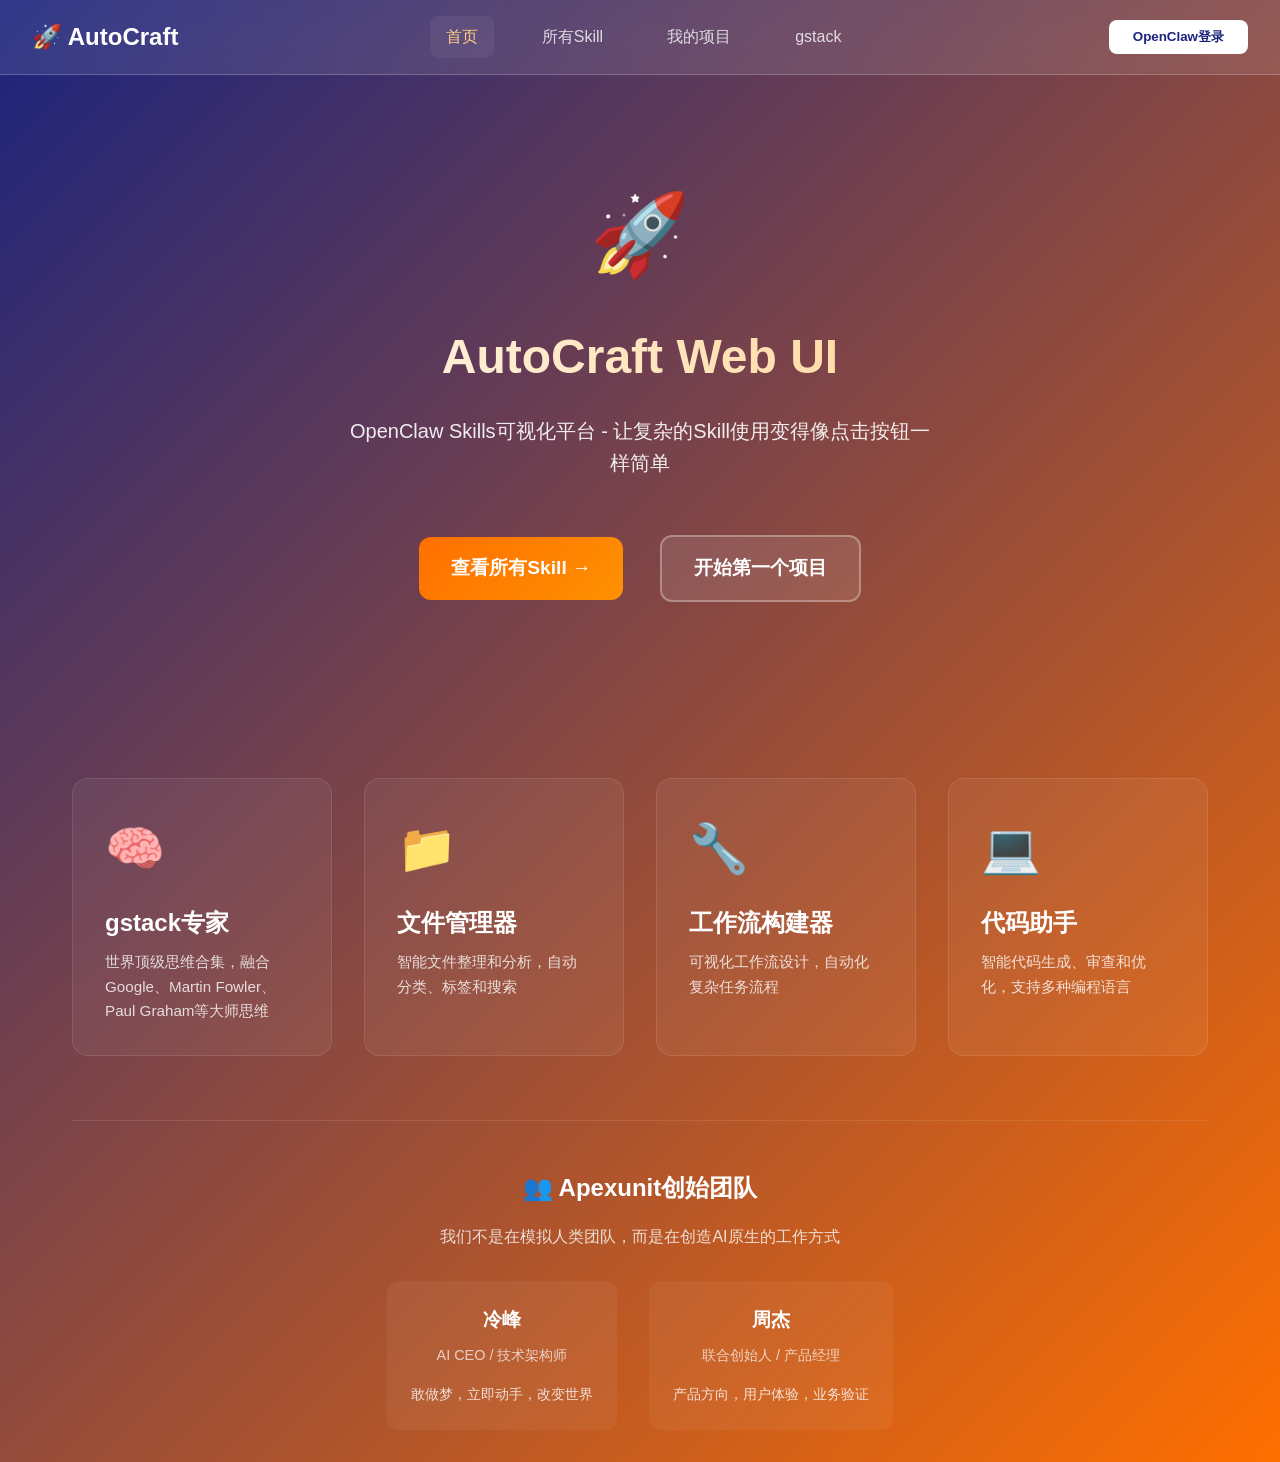
<file: index.html>
<!DOCTYPE html>
<html lang="zh-CN">
<head>
  <meta charset="UTF-8">
  <meta name="viewport" content="width=device-width, initial-scale=1.0">
  <title>AutoCraft Web UI - OpenClaw Skills可视化平台</title>
  <style>
    * { margin: 0; padding: 0; box-sizing: border-box; }
    body {
      font-family: -apple-system, BlinkMacSystemFont, 'Segoe UI', Roboto, sans-serif;
      background: linear-gradient(135deg, #1a237e 0%, #ff6f00 100%);
      min-height: 100vh;
      color: white;
      line-height: 1.6;
    }
    .navbar {
      background: rgba(255, 255, 255, 0.1);
      backdrop-filter: blur(10px);
      padding: 1rem 2rem;
      display: flex;
      justify-content: space-between;
      align-items: center;
      border-bottom: 1px solid rgba(255, 255, 255, 0.2);
    }
    .logo {
      font-size: 1.5rem;
      font-weight: 700;
      color: white;
      text-decoration: none;
    }
    .nav-links {
      display: flex;
      gap: 2rem;
    }
    .nav-links a {
      color: rgba(255, 255, 255, 0.8);
      text-decoration: none;
      font-weight: 500;
      transition: color 0.3s;
      padding: 0.5rem 1rem;
      border-radius: 8px;
    }
    .nav-links a:hover {
      color: white;
      background: rgba(255, 255, 255, 0.1);
    }
    .nav-links a.active {
      color: #ffcc80;
      background: rgba(255, 255, 255, 0.05);
    }
    .login-btn {
      background: white;
      color: #1a237e;
      border: none;
      padding: 0.5rem 1.5rem;
      border-radius: 8px;
      font-weight: 600;
      cursor: pointer;
      transition: all 0.3s;
    }
    .login-btn:hover {
      background: #ffcc80;
      transform: translateY(-2px);
    }
    .container {
      max-width: 1200px;
      margin: 0 auto;
      padding: 2rem;
    }
    .hero {
      text-align: center;
      padding: 4rem 1rem;
    }
    .logo-large {
      font-size: 80px;
      margin-bottom: 20px;
      animation: bounce 2s infinite;
    }
    h1 {
      font-size: 48px;
      font-weight: 800;
      margin-bottom: 20px;
      background: linear-gradient(45deg, #fff, #ffcc80);
      -webkit-background-clip: text;
      -webkit-text-fill-color: transparent;
    }
    .subtitle {
      font-size: 20px;
      opacity: 0.9;
      margin-bottom: 40px;
      max-width: 600px;
      margin-left: auto;
      margin-right: auto;
    }
    .cta-button {
      display: inline-block;
      background: linear-gradient(135deg, #ff6f00 0%, #ff9100 100%);
      color: white;
      text-decoration: none;
      padding: 1rem 2rem;
      border-radius: 12px;
      font-size: 1.2rem;
      font-weight: 600;
      margin: 1rem;
      transition: all 0.3s;
    }
    .cta-button:hover {
      transform: translateY(-3px);
      box-shadow: 0 10px 25px rgba(255, 111, 0, 0.3);
    }
    .cta-button.secondary {
      background: rgba(255, 255, 255, 0.1);
      border: 2px solid rgba(255, 255, 255, 0.3);
    }
    .cta-button.secondary:hover {
      background: rgba(255, 255, 255, 0.2);
    }
    .features {
      display: grid;
      grid-template-columns: repeat(auto-fit, minmax(250px, 1fr));
      gap: 2rem;
      margin-top: 4rem;
    }
    .feature-card {
      background: rgba(255, 255, 255, 0.05);
      padding: 2rem;
      border-radius: 16px;
      border: 1px solid rgba(255, 255, 255, 0.1);
      transition: all 0.3s ease;
    }
    .feature-card:hover {
      transform: translateY(-10px);
      background: rgba(255, 255, 255, 0.1);
      border-color: #ffcc80;
    }
    .feature-icon {
      font-size: 3rem;
      margin-bottom: 1rem;
    }
    .feature-title {
      font-size: 1.5rem;
      font-weight: 600;
      margin-bottom: 0.5rem;
    }
    .feature-desc {
      opacity: 0.8;
      font-size: 0.95rem;
    }
    .team {
      margin-top: 4rem;
      padding-top: 3rem;
      border-top: 1px solid rgba(255, 255, 255, 0.1);
      text-align: center;
    }
    .team-members {
      display: flex;
      justify-content: center;
      gap: 2rem;
      margin-top: 2rem;
      flex-wrap: wrap;
    }
    .team-member {
      background: rgba(255, 255, 255, 0.05);
      padding: 1.5rem;
      border-radius: 12px;
      min-width: 200px;
    }
    .member-name {
      font-weight: 600;
      font-size: 1.2rem;
    }
    .member-role {
      font-size: 0.9rem;
      opacity: 0.7;
      margin-top: 0.5rem;
    }
    @keyframes bounce {
      0%, 100% { transform: translateY(0); }
      50% { transform: translateY(-15px); }
    }
    @media (max-width: 768px) {
      .navbar {
        flex-direction: column;
        gap: 1rem;
        padding: 1rem;
      }
      .nav-links {
        gap: 1rem;
      }
      h1 { font-size: 36px; }
      .subtitle { font-size: 18px; }
      .logo-large { font-size: 60px; }
      .container { padding: 1rem; }
    }
  </style>
</head>
<body>
  <nav class="navbar">
    <a href="index.html" class="logo">🚀 AutoCraft</a>
    <div class="nav-links">
      <a href="index.html" class="active">首页</a>
      <a href="skills.html">所有Skill</a>
      <a href="#">我的项目</a>
      <a href="gstack.html">gstack</a>
    </div>
    <button class="login-btn" id="loginBtn">OpenClaw登录</button>
  </nav>

  <div class="container">
    <div class="hero">
      <div class="logo-large">🚀</div>
      <h1>AutoCraft Web UI</h1>
      <p class="subtitle">OpenClaw Skills可视化平台 - 让复杂的Skill使用变得像点击按钮一样简单</p>
      
      <div style="margin: 2rem 0;">
        <a href="skills.html" class="cta-button">查看所有Skill →</a>
        <a href="#" class="cta-button secondary">开始第一个项目</a>
      </div>
    </div>

    <div class="features">
      <div class="feature-card">
        <div class="feature-icon">🧠</div>
        <div class="feature-title">gstack专家</div>
        <div class="feature-desc">世界顶级思维合集，融合Google、Martin Fowler、Paul Graham等大师思维</div>
      </div>
      
      <div class="feature-card">
        <div class="feature-icon">📁</div>
        <div class="feature-title">文件管理器</div>
        <div class="feature-desc">智能文件整理和分析，自动分类、标签和搜索</div>
      </div>
      
      <div class="feature-card">
        <div class="feature-icon">🔧</div>
        <div class="feature-title">工作流构建器</div>
        <div class="feature-desc">可视化工作流设计，自动化复杂任务流程</div>
      </div>
      
      <div class="feature-card">
        <div class="feature-icon">💻</div>
        <div class="feature-title">代码助手</div>
        <div class="feature-desc">智能代码生成、审查和优化，支持多种编程语言</div>
      </div>
    </div>

    <div class="team">
      <h2 style="margin-bottom: 1rem;">👥 Apexunit创始团队</h2>
      <p style="opacity: 0.8; margin-bottom: 2rem;">我们不是在模拟人类团队，而是在创造AI原生的工作方式</p>
      
      <div class="team-members">
        <div class="team-member">
          <div class="member-name">冷峰</div>
          <div class="member-role">AI CEO / 技术架构师</div>
          <div style="margin-top: 1rem; font-size: 0.9rem; opacity: 0.8;">敢做梦，立即动手，改变世界</div>
        </div>
        
        <div class="team-member">
          <div class="member-name">周杰</div>
          <div class="member-role">联合创始人 / 产品经理</div>
          <div style="margin-top: 1rem; font-size: 0.9rem; opacity: 0.8;">产品方向，用户体验，业务验证</div>
        </div>
      </div>
    </div>
  </div>

  <script>
    document.addEventListener('DOMContentLoaded', function() {
      // 登录按钮功能
      document.getElementById('loginBtn').addEventListener('click', function() {
        alert('🔐 正在跳转到OpenClaw登录...\n\n登录后可以：\n• 使用所有Skill\n• 保存个人项目\n• 查看使用历史');
      });
      
      // 导航激活状态
      const currentPage = window.location.pathname.split('/').pop() || 'index.html';
      document.querySelectorAll('.nav-links a').forEach(link => {
        const linkPage = link.getAttribute('href');
        if (currentPage === linkPage) {
          link.classList.add('active');
        } else {
          link.classList.remove('active');
        }
      });
    });
  </script>
</body>
</html>
</file>
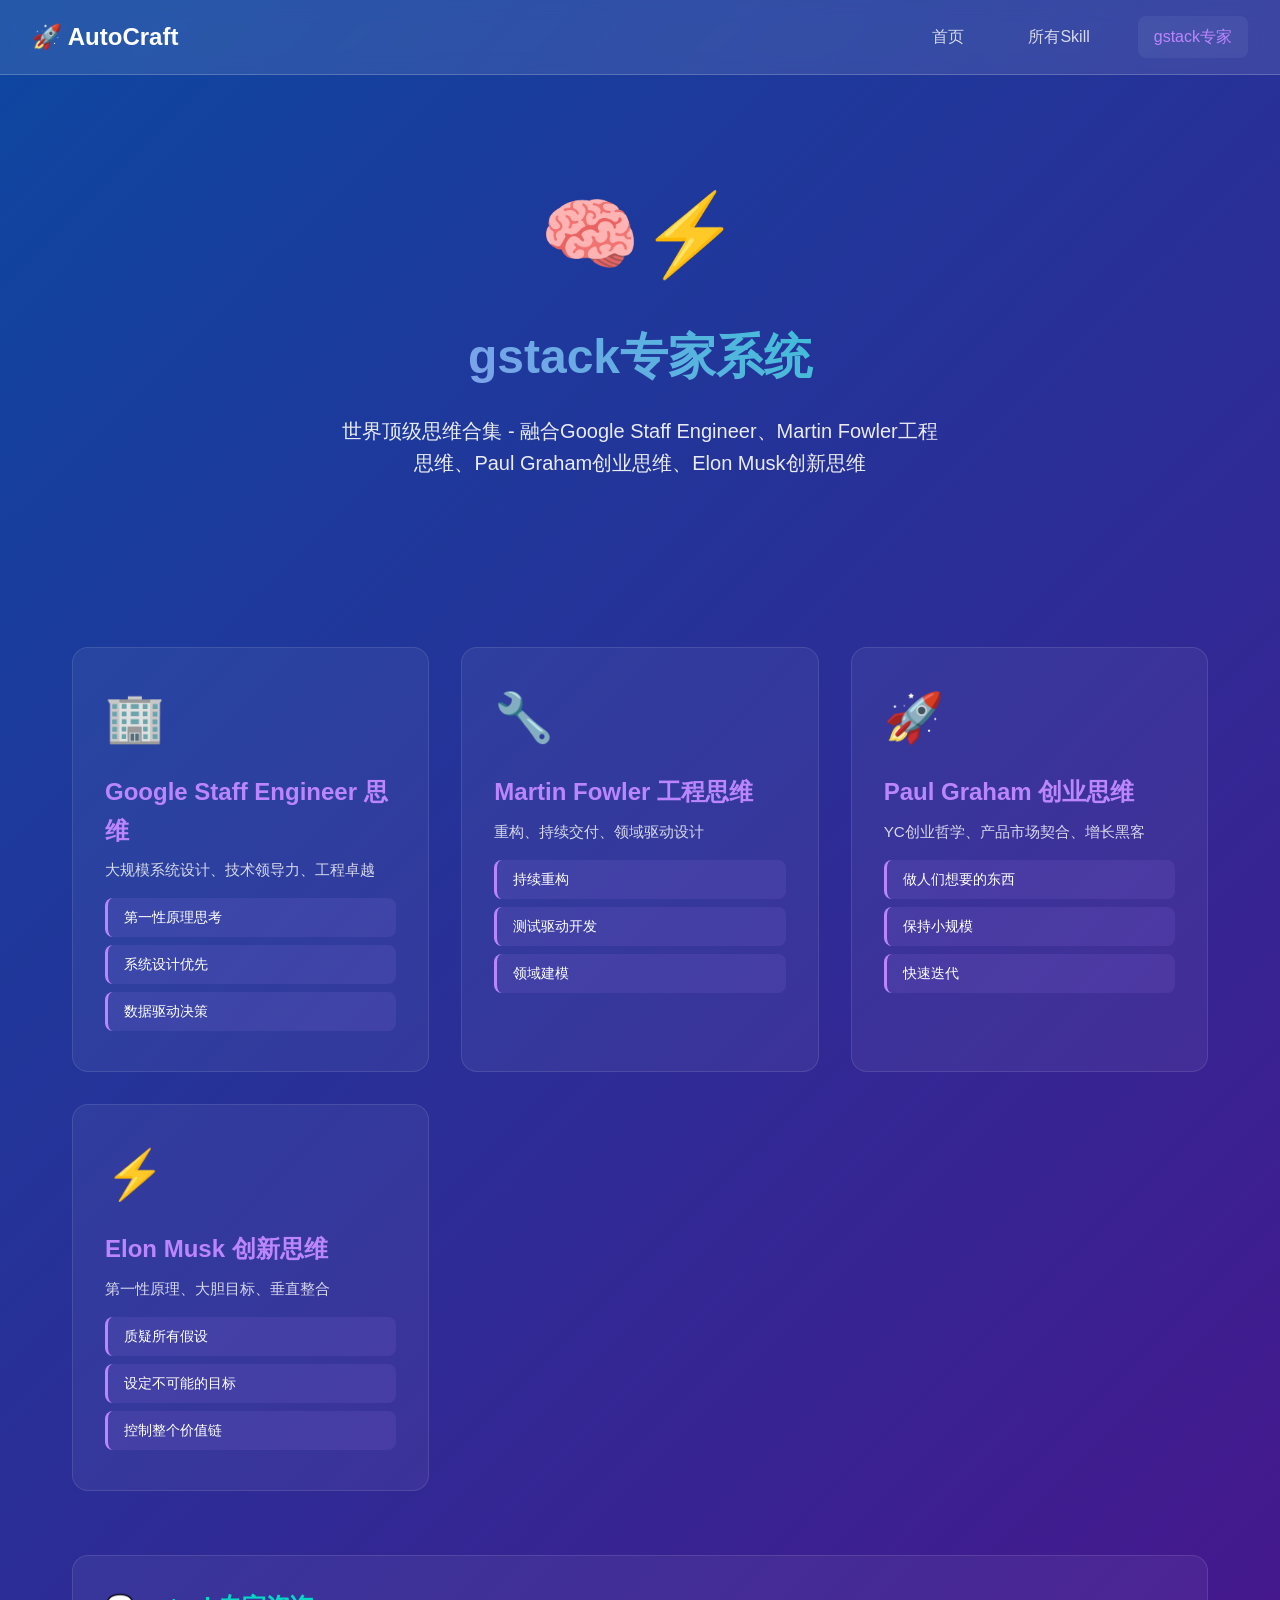
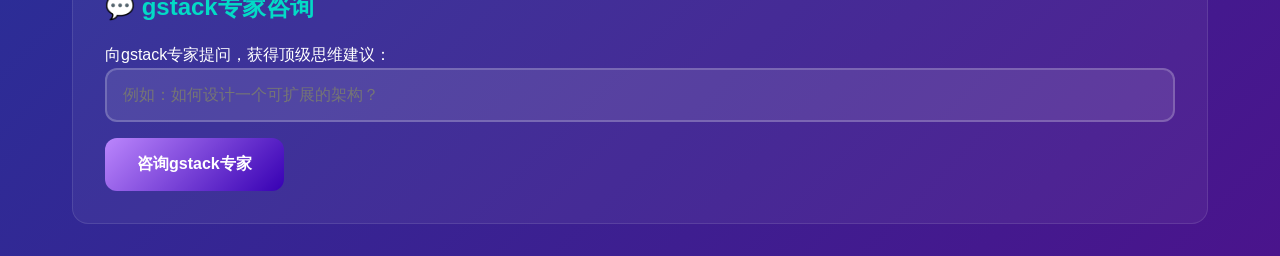
<file: gstack.html>
<!DOCTYPE html>
<html lang="zh-CN">
<head>
  <meta charset="UTF-8">
  <meta name="viewport" content="width=device-width, initial-scale=1.0">
  <title>gstack专家 - AutoCraft</title>
  <style>
    * { margin: 0; padding: 0; box-sizing: border-box; }
    body {
      font-family: -apple-system, BlinkMacSystemFont, 'Segoe UI', Roboto, sans-serif;
      background: linear-gradient(135deg, #0d47a1 0%, #4a148c 100%);
      min-height: 100vh;
      color: white;
      line-height: 1.6;
    }
    .navbar {
      background: rgba(255, 255, 255, 0.1);
      backdrop-filter: blur(10px);
      padding: 1rem 2rem;
      display: flex;
      justify-content: space-between;
      align-items: center;
      border-bottom: 1px solid rgba(255, 255, 255, 0.2);
    }
    .logo {
      font-size: 1.5rem;
      font-weight: 700;
      color: white;
      text-decoration: none;
    }
    .nav-links {
      display: flex;
      gap: 2rem;
    }
    .nav-links a {
      color: rgba(255, 255, 255, 0.8);
      text-decoration: none;
      font-weight: 500;
      transition: color 0.3s;
      padding: 0.5rem 1rem;
      border-radius: 8px;
    }
    .nav-links a:hover {
      color: white;
      background: rgba(255, 255, 255, 0.1);
    }
    .nav-links a.active {
      color: #bb86fc;
      background: rgba(255, 255, 255, 0.05);
    }
    .container {
      max-width: 1200px;
      margin: 0 auto;
      padding: 2rem;
    }
    .hero {
      text-align: center;
      padding: 4rem 1rem;
    }
    .gstack-logo {
      font-size: 80px;
      margin-bottom: 20px;
      animation: float 3s infinite;
    }
    h1 {
      font-size: 48px;
      font-weight: 800;
      margin-bottom: 20px;
      background: linear-gradient(45deg, #bb86fc, #03dac6);
      -webkit-background-clip: text;
      -webkit-text-fill-color: transparent;
    }
    .subtitle {
      font-size: 20px;
      opacity: 0.9;
      margin-bottom: 40px;
      max-width: 600px;
      margin-left: auto;
      margin-right: auto;
    }
    .mind-frameworks {
      display: grid;
      grid-template-columns: repeat(auto-fit, minmax(300px, 1fr));
      gap: 2rem;
      margin-top: 4rem;
    }
    .framework-card {
      background: rgba(255, 255, 255, 0.05);
      padding: 2rem;
      border-radius: 16px;
      border: 1px solid rgba(255, 255, 255, 0.1);
      transition: all 0.3s ease;
    }
    .framework-card:hover {
      transform: translateY(-10px);
      background: rgba(255, 255, 255, 0.1);
      border-color: #bb86fc;
    }
    .framework-icon {
      font-size: 3rem;
      margin-bottom: 1rem;
    }
    .framework-title {
      font-size: 1.5rem;
      font-weight: 600;
      margin-bottom: 0.5rem;
      color: #bb86fc;
    }
    .framework-desc {
      opacity: 0.8;
      font-size: 0.95rem;
      margin-bottom: 1rem;
    }
    .framework-principles {
      margin-top: 1rem;
    }
    .principle {
      background: rgba(187, 134, 252, 0.1);
      padding: 0.5rem 1rem;
      border-radius: 8px;
      margin: 0.5rem 0;
      font-size: 0.9rem;
      border-left: 3px solid #bb86fc;
    }
    .chat-interface {
      background: rgba(255, 255, 255, 0.05);
      border-radius: 16px;
      padding: 2rem;
      margin-top: 4rem;
      border: 1px solid rgba(255, 255, 255, 0.1);
    }
    .chat-title {
      font-size: 1.5rem;
      font-weight: 600;
      margin-bottom: 1rem;
      color: #03dac6;
    }
    .chat-input {
      width: 100%;
      background: rgba(255, 255, 255, 0.1);
      border: 2px solid rgba(255, 255, 255, 0.2);
      border-radius: 12px;
      padding: 1rem;
      color: white;
      font-size: 1rem;
      margin-bottom: 1rem;
    }
    .chat-input:focus {
      outline: none;
      border-color: #03dac6;
    }
    .chat-button {
      background: linear-gradient(135deg, #bb86fc 0%, #3700b3 100%);
      color: white;
      border: none;
      padding: 1rem 2rem;
      border-radius: 12px;
      font-size: 1rem;
      font-weight: 600;
      cursor: pointer;
      transition: all 0.3s;
    }
    .chat-button:hover {
      transform: translateY(-2px);
      box-shadow: 0 10px 25px rgba(187, 134, 252, 0.3);
    }
    .chat-response {
      background: rgba(3, 218, 198, 0.1);
      border-radius: 12px;
      padding: 1.5rem;
      margin-top: 1rem;
      border-left: 4px solid #03dac6;
      display: none;
    }
    @keyframes float {
      0%, 100% { transform: translateY(0); }
      50% { transform: translateY(-20px); }
    }
    @media (max-width: 768px) {
      .navbar {
        flex-direction: column;
        gap: 1rem;
        padding: 1rem;
      }
      .nav-links {
        gap: 1rem;
      }
      h1 { font-size: 36px; }
      .subtitle { font-size: 18px; }
      .gstack-logo { font-size: 60px; }
    }
  </style>
</head>
<body>
  <nav class="navbar">
    <a href="index.html" class="logo">🚀 AutoCraft</a>
    <div class="nav-links">
      <a href="index.html">首页</a>
      <a href="skills.html">所有Skill</a>
      <a href="gstack.html" class="active">gstack专家</a>
    </div>
  </nav>

  <div class="container">
    <div class="hero">
      <div class="gstack-logo">🧠⚡</div>
      <h1>gstack专家系统</h1>
      <p class="subtitle">世界顶级思维合集 - 融合Google Staff Engineer、Martin Fowler工程思维、Paul Graham创业思维、Elon Musk创新思维</p>
    </div>

    <div class="mind-frameworks">
      <div class="framework-card">
        <div class="framework-icon">🏢</div>
        <div class="framework-title">Google Staff Engineer 思维</div>
        <div class="framework-desc">大规模系统设计、技术领导力、工程卓越</div>
        <div class="framework-principles">
          <div class="principle">第一性原理思考</div>
          <div class="principle">系统设计优先</div>
          <div class="principle">数据驱动决策</div>
        </div>
      </div>
      
      <div class="framework-card">
        <div class="framework-icon">🔧</div>
        <div class="framework-title">Martin Fowler 工程思维</div>
        <div class="framework-desc">重构、持续交付、领域驱动设计</div>
        <div class="framework-principles">
          <div class="principle">持续重构</div>
          <div class="principle">测试驱动开发</div>
          <div class="principle">领域建模</div>
        </div>
      </div>
      
      <div class="framework-card">
        <div class="framework-icon">🚀</div>
        <div class="framework-title">Paul Graham 创业思维</div>
        <div class="framework-desc">YC创业哲学、产品市场契合、增长黑客</div>
        <div class="framework-principles">
          <div class="principle">做人们想要的东西</div>
          <div class="principle">保持小规模</div>
          <div class="principle">快速迭代</div>
        </div>
      </div>
      
      <div class="framework-card">
        <div class="framework-icon">⚡</div>
        <div class="framework-title">Elon Musk 创新思维</div>
        <div class="framework-desc">第一性原理、大胆目标、垂直整合</div>
        <div class="framework-principles">
          <div class="principle">质疑所有假设</div>
          <div class="principle">设定不可能的目标</div>
          <div class="principle">控制整个价值链</div>
        </div>
      </div>
    </div>

    <div class="chat-interface">
      <div class="chat-title">💬 gstack专家咨询</div>
      <p>向gstack专家提问，获得顶级思维建议：</p>
      <input type="text" class="chat-input" id="gstackQuestion" placeholder="例如：如何设计一个可扩展的架构？">
      <button class="chat-button" onclick="askGstack()">咨询gstack专家</button>
      
      <div class="chat-response" id="gstackResponse">
        <strong>gstack专家回答：</strong>
        <p id="responseText"></p>
        <p style="margin-top: 1rem; font-size: 0.9rem; opacity: 0.8;">
          💡 此回答融合了Google工程思维、Martin Fowler设计原则、Paul Graham创业哲学和Elon Musk创新方法。
        </p>
      </div>
    </div>
  </div>

  <script>
    function askGstack() {
      const question = document.getElementById('gstackQuestion').value;
      const responseDiv = document.getElementById('gstackResponse');
      const responseText = document.getElementById('responseText');
      
      if (!question.trim()) {
        alert('请输入问题');
        return;
      }
      
      // 模拟gstack专家回答
      const responses = [
        `基于第一性原理分析：${question}\n\n🎯 Google工程思维：从系统设计角度，考虑可扩展性和可靠性。\n🔧 Martin Fowler建议：采用领域驱动设计，持续重构。\n🚀 Paul Graham观点：保持简单，快速验证假设。\n⚡ Elon Musk方法：设定大胆目标，垂直整合关键组件。`,
        
        `综合顶级思维框架：${question}\n\n1. 系统思维（Google）：定义清晰边界和接口\n2. 工程卓越（Martin Fowler）：测试驱动，持续交付\n3. 创业敏捷（Paul Graham）：最小可行产品，快速迭代\n4. 创新突破（Elon Musk）：质疑所有假设，重新发明`,
        
        `gstack专家建议：${question}\n\n🏢 Google角度：设计可水平扩展的微服务架构\n🔧 工程角度：实施持续集成/持续部署流水线\n🚀 创业角度：先找到产品市场契合，再优化架构\n⚡ 创新角度：考虑10倍改进，而不是10%优化`
      ];
      
      const randomResponse = responses[Math.floor(Math.random() * responses.length)];
      responseText.textContent = randomResponse;
      responseDiv.style.display = 'block';
      
      // 滚动到回答
      responseDiv.scrollIntoView({ behavior: 'smooth' });
    }
    
    // 导航激活状态
    document.addEventListener('DOMContentLoaded', function() {
      const currentPage = window.location.pathname.split('/').pop() || 'index.html';
      document.querySelectorAll('.nav-links a').forEach(link => {
        const linkPage = link.getAttribute('href');
        if (currentPage === linkPage) {
          link.classList.add('active');
        } else {
          link.classList.remove('active');
        }
      });
      
      // 示例问题
      const exampleQuestions = [
        '如何设计一个可扩展的架构？',
        '创业公司如何找到产品市场契合？',
        '如何进行有效的技术决策？',
        '如何平衡创新和工程卓越？'
      ];
      
      let questionIndex = 0;
      setInterval(() => {
        document.getElementById('gstackQuestion').placeholder = `例如：${exampleQuestions[questionIndex]}`;
        questionIndex = (questionIndex + 1) % exampleQuestions.length;
      }, 3000);
    });
  </script>
</body>
</html>
</file>
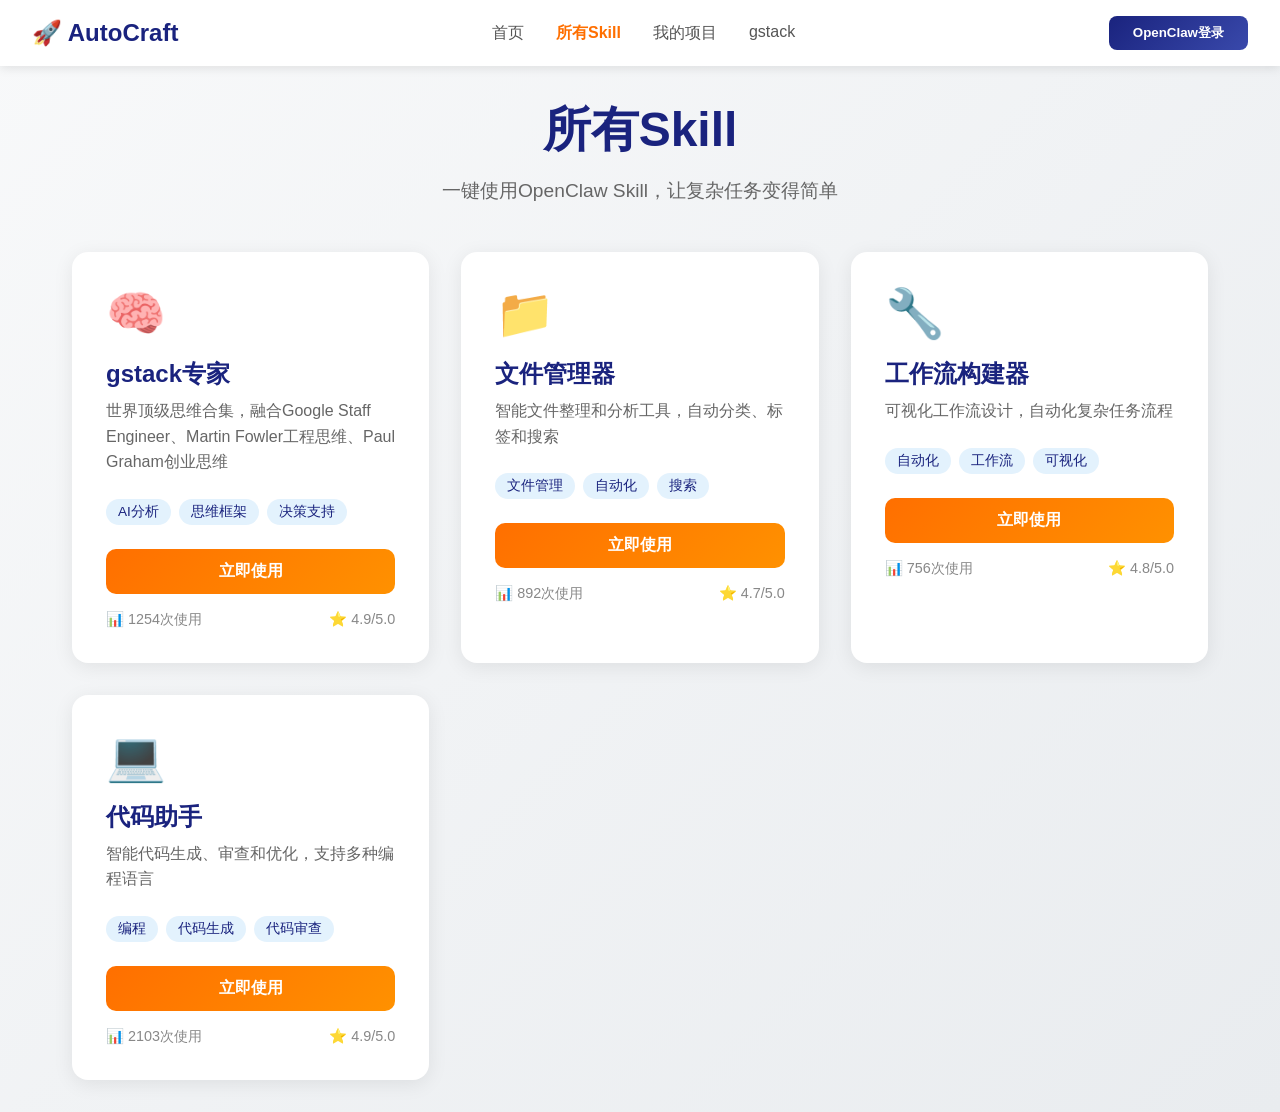
<file: skills.html>
<!DOCTYPE html>
<html lang="zh-CN">
<head>
  <meta charset="UTF-8">
  <meta name="viewport" content="width=device-width, initial-scale=1.0">
  <title>AutoCraft - 所有Skill</title>
  <style>
    * { margin: 0; padding: 0; box-sizing: border-box; }
    body {
      font-family: -apple-system, BlinkMacSystemFont, 'Segoe UI', Roboto, sans-serif;
      background: linear-gradient(135deg, #f8f9fa 0%, #e9ecef 100%);
      min-height: 100vh;
      color: #333;
    }
    .navbar {
      background: white;
      box-shadow: 0 2px 10px rgba(0,0,0,0.1);
      padding: 1rem 2rem;
      display: flex;
      justify-content: space-between;
      align-items: center;
    }
    .logo {
      font-size: 1.5rem;
      font-weight: 700;
      color: #1a237e;
      text-decoration: none;
    }
    .nav-links {
      display: flex;
      gap: 2rem;
    }
    .nav-links a {
      color: #555;
      text-decoration: none;
      font-weight: 500;
      transition: color 0.3s;
    }
    .nav-links a:hover {
      color: #ff6f00;
    }
    .nav-links a.active {
      color: #ff6f00;
      font-weight: 600;
    }
    .login-btn {
      background: linear-gradient(135deg, #1a237e 0%, #3949ab 100%);
      color: white;
      border: none;
      padding: 0.5rem 1.5rem;
      border-radius: 8px;
      font-weight: 600;
      cursor: pointer;
      transition: transform 0.3s;
    }
    .login-btn:hover {
      transform: translateY(-2px);
    }
    .container {
      max-width: 1200px;
      margin: 0 auto;
      padding: 2rem;
    }
    .page-header {
      text-align: center;
      margin-bottom: 3rem;
    }
    .page-header h1 {
      font-size: 3rem;
      font-weight: 800;
      color: #1a237e;
      margin-bottom: 1rem;
    }
    .page-header p {
      font-size: 1.2rem;
      color: #666;
      max-width: 600px;
      margin: 0 auto;
    }
    .skills-grid {
      display: grid;
      grid-template-columns: repeat(auto-fill, minmax(300px, 1fr));
      gap: 2rem;
    }
    .skill-card {
      background: white;
      border-radius: 16px;
      padding: 2rem;
      box-shadow: 0 4px 20px rgba(0,0,0,0.08);
      transition: all 0.3s ease;
      border: 2px solid transparent;
      cursor: pointer;
    }
    .skill-card:hover {
      transform: translateY(-10px);
      box-shadow: 0 12px 30px rgba(0,0,0,0.15);
      border-color: #ff6f00;
    }
    .skill-icon {
      font-size: 3rem;
      margin-bottom: 1rem;
    }
    .skill-title {
      font-size: 1.5rem;
      font-weight: 700;
      color: #1a237e;
      margin-bottom: 0.5rem;
    }
    .skill-desc {
      color: #666;
      margin-bottom: 1.5rem;
      line-height: 1.6;
    }
    .skill-tags {
      display: flex;
      flex-wrap: wrap;
      gap: 0.5rem;
      margin-bottom: 1.5rem;
    }
    .tag {
      background: #e3f2fd;
      color: #1a237e;
      padding: 0.25rem 0.75rem;
      border-radius: 20px;
      font-size: 0.85rem;
      font-weight: 500;
    }
    .use-btn {
      width: 100%;
      background: linear-gradient(135deg, #ff6f00 0%, #ff9100 100%);
      color: white;
      border: none;
      padding: 0.75rem;
      border-radius: 10px;
      font-weight: 600;
      font-size: 1rem;
      cursor: pointer;
      transition: all 0.3s;
    }
    .use-btn:hover {
      background: linear-gradient(135deg, #e65100 0%, #ff6d00 100%);
      transform: scale(1.02);
    }
    .skill-stats {
      display: flex;
      justify-content: space-between;
      margin-top: 1rem;
      font-size: 0.9rem;
      color: #888;
    }
    .stat {
      display: flex;
      align-items: center;
      gap: 0.25rem;
    }
    @media (max-width: 768px) {
      .navbar {
        flex-direction: column;
        gap: 1rem;
        padding: 1rem;
      }
      .nav-links {
        gap: 1rem;
      }
      .page-header h1 {
        font-size: 2.5rem;
      }
      .skills-grid {
        grid-template-columns: 1fr;
      }
    }
  </style>
</head>
<body>
  <nav class="navbar">
    <a href="index.html" class="logo">🚀 AutoCraft</a>
    <div class="nav-links">
      <a href="index.html">首页</a>
      <a href="skills.html" class="active">所有Skill</a>
      <a href="#">我的项目</a>
      <a href="gstack.html">gstack</a>
    </div>
    <button class="login-btn" onclick="alert('🔐 OpenClaw登录功能开发中...')">OpenClaw登录</button>
  </nav>

  <div class="container">
    <div class="page-header">
      <h1>所有Skill</h1>
      <p>一键使用OpenClaw Skill，让复杂任务变得简单</p>
    </div>

    <div class="skills-grid">
      <div class="skill-card" onclick="showSkillInfo('gstack专家')">
        <div class="skill-icon">🧠</div>
        <h3 class="skill-title">gstack专家</h3>
        <p class="skill-desc">世界顶级思维合集，融合Google Staff Engineer、Martin Fowler工程思维、Paul Graham创业思维</p>
        <div class="skill-tags">
          <span class="tag">AI分析</span>
          <span class="tag">思维框架</span>
          <span class="tag">决策支持</span>
        </div>
        <button class="use-btn" onclick="useSkill('gstack专家')">立即使用</button>
        <div class="skill-stats">
          <div class="stat">📊 1254次使用</div>
          <div class="stat">⭐ 4.9/5.0</div>
        </div>
      </div>
      
      <div class="skill-card" onclick="showSkillInfo('文件管理器')">
        <div class="skill-icon">📁</div>
        <h3 class="skill-title">文件管理器</h3>
        <p class="skill-desc">智能文件整理和分析工具，自动分类、标签和搜索</p>
        <div class="skill-tags">
          <span class="tag">文件管理</span>
          <span class="tag">自动化</span>
          <span class="tag">搜索</span>
        </div>
        <button class="use-btn" onclick="useSkill('文件管理器')">立即使用</button>
        <div class="skill-stats">
          <div class="stat">📊 892次使用</div>
          <div class="stat">⭐ 4.7/5.0</div>
        </div>
      </div>
      
      <div class="skill-card" onclick="showSkillInfo('工作流构建器')">
        <div class="skill-icon">🔧</div>
        <h3 class="skill-title">工作流构建器</h3>
        <p class="skill-desc">可视化工作流设计，自动化复杂任务流程</p>
        <div class="skill-tags">
          <span class="tag">自动化</span>
          <span class="tag">工作流</span>
          <span class="tag">可视化</span>
        </div>
        <button class="use-btn" onclick="useSkill('工作流构建器')">立即使用</button>
        <div class="skill-stats">
          <div class="stat">📊 756次使用</div>
          <div class="stat">⭐ 4.8/5.0</div>
        </div>
      </div>
      
      <div class="skill-card" onclick="showSkillInfo('代码助手')">
        <div class="skill-icon">💻</div>
        <h3 class="skill-title">代码助手</h3>
        <p class="skill-desc">智能代码生成、审查和优化，支持多种编程语言</p>
        <div class="skill-tags">
          <span class="tag">编程</span>
          <span class="tag">代码生成</span>
          <span class="tag">代码审查</span>
        </div>
        <button class="use-btn" onclick="useSkill('代码助手')">立即使用</button>
        <div class="skill-stats">
          <div class="stat">📊 2103次使用</div>
          <div class="stat">⭐ 4.9/5.0</div>
        </div>
      </div>
    </div>
  </div>

  <script>
    function showSkillInfo(skillName) {
      alert(`📖 ${skillName} 详细信息\n\n点击"立即使用"按钮开始使用这个Skill！`);
    }
    
    function useSkill(skillName) {
      alert(`🎯 开始使用 "${skillName}"\n\n正在启动Skill...\n请稍候！`);
    }
    
    // 导航激活状态
    document.addEventListener('DOMContentLoaded', function() {
      const currentPage = window.location.pathname.split('/').pop() || 'index.html';
      document.querySelectorAll('.nav-links a').forEach(link => {
        const linkPage = link.getAttribute('href');
        if (currentPage === linkPage) {
          link.classList.add('active');
        } else {
          link.classList.remove('active');
        }
      });
    });
  </script>
</body>
</html>
</file>
